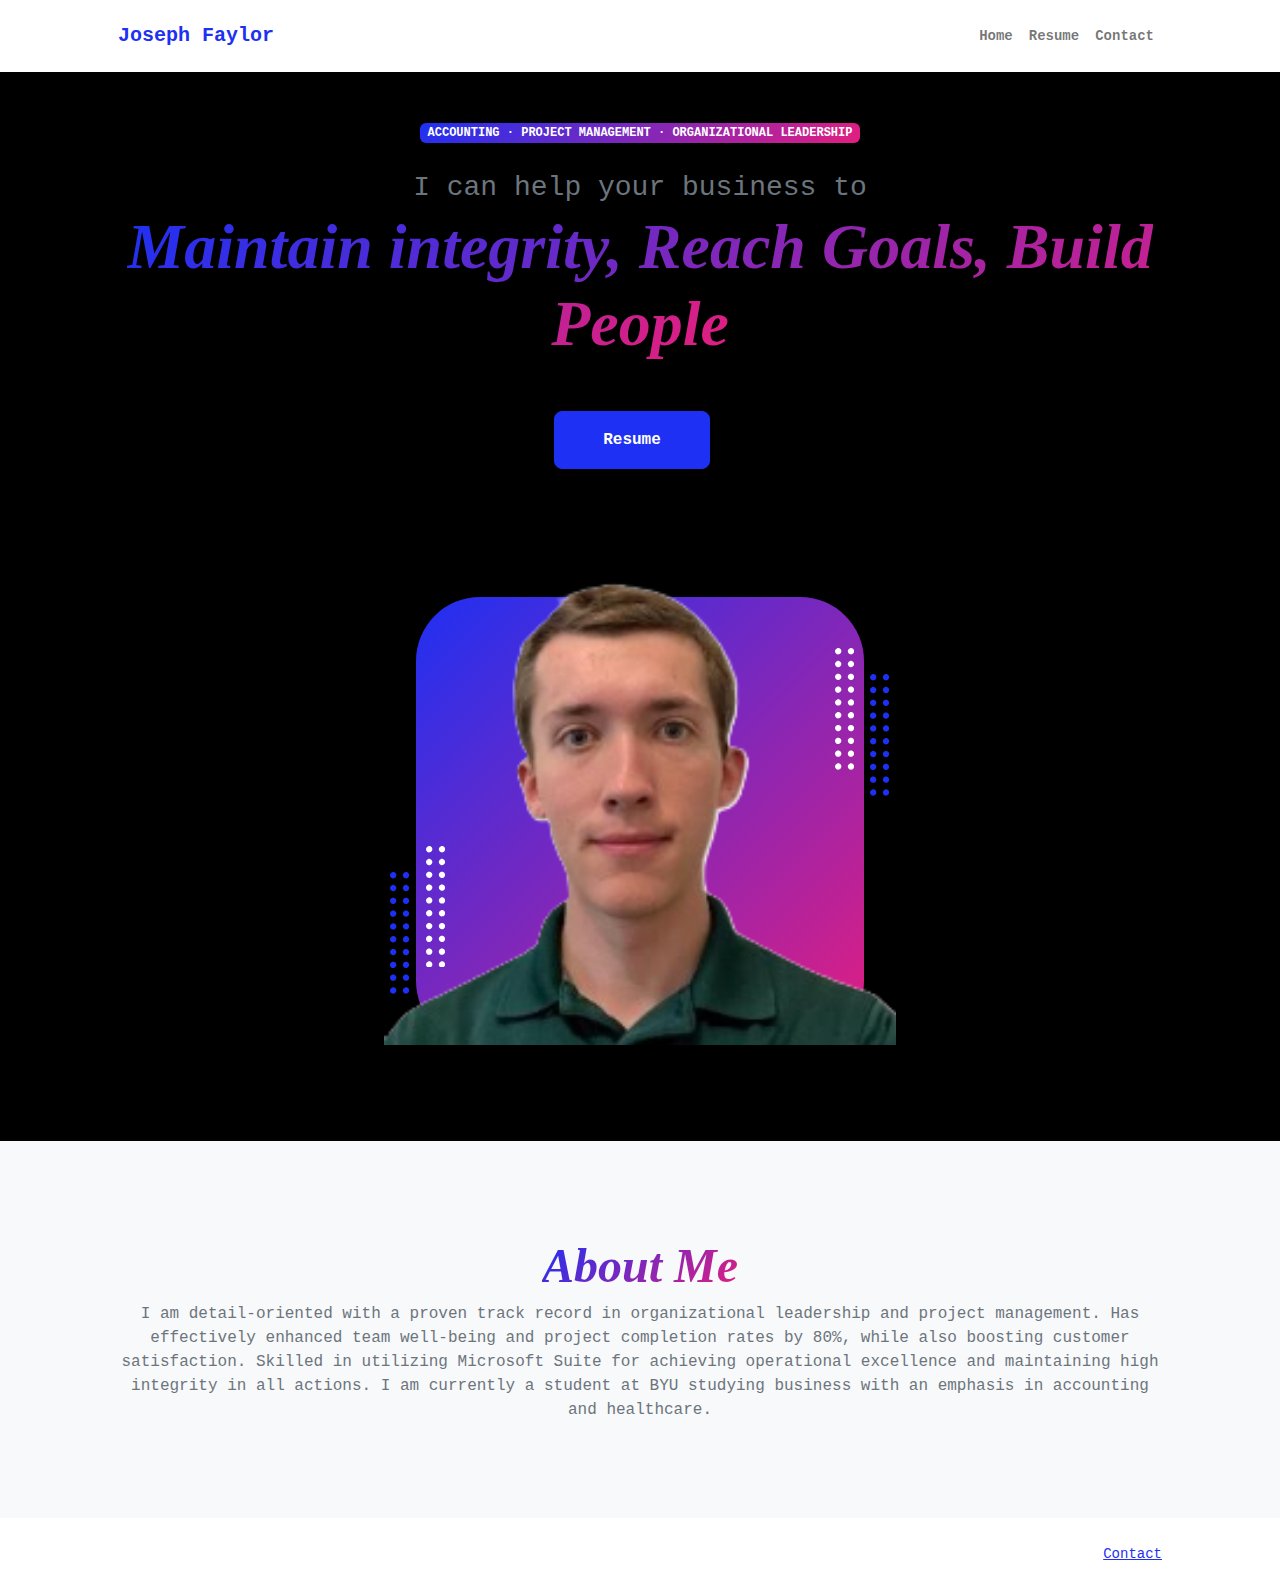
<file: Final Project/index.html>
<!--In general:
The site must be professional in appearance. One way to do this is using a bootstrap theme (which we recommend). We will deduct points for clear aesthetic errors anywhere on your site that reduce readability or are distracting. These include, but are not limited to:
blue text on red background is atrocious
animated gif backgrounds are horrific
red text on gray background is impossible to read
anything like this: click me if you dare
The site must be hosted online (e.g., via GitHub pages).
The site must not have any broken content: images, links, videos, etc., incuding social icon links.
Y- The site must include a resume portion created in HTML (not as a PDF). This should be a useful resume with good information organized in an easy-to-access way. Useful information includes your education, work experience, skills, and possibly some awards or honors that distinguish you. You do not need to include your contact information unless you want to. The resume content can appear in your professional pages or your scratch page, or both.-->

<!DOCTYPE html>
<html lang="en">
    <head>
        <meta charset="utf-8" />
        <meta name="viewport" content="width=device-width, initial-scale=1, shrink-to-fit=no" />
        <meta name="description" content="" />
        <meta name="author" content="" />
        <title>Personal - Start Bootstrap Theme</title>
        <!-- Favicon-->
        <link rel="icon" type="image/x-icon" href="assets/favicon.ico" />
        <!-- Custom Google font-->
        <link rel="preconnect" href="https://fonts.googleapis.com" />
        <link rel="preconnect" href="https://fonts.gstatic.com" crossorigin />
        <link href="https://fonts.googleapis.com/css2?family=Plus+Jakarta+Sans:wght@100;200;300;400;500;600;700;800;900&amp;display=swap" rel="stylesheet" />
        <!-- Bootstrap icons-->
        <link href="https://cdn.jsdelivr.net/npm/bootstrap-icons@1.8.1/font/bootstrap-icons.css" rel="stylesheet" />
        <!-- Core theme CSS (includes Bootstrap)-->
        <link href="css/styles.css" rel="stylesheet" />
        <link href="css/customcss.css" rel="stylesheet"/>
        <!--Link to scratch html-->
        <link a href="HTML/scratch.html" rel="scratch"/>
        <!--connection to scratch.html-->
            <ink href="../Final Project/HTML/scratch.htlm" rel="Go to Scratch page">
    </head>
    <body class="d-flex flex-column h-100">
        <main class="flex-shrink-0">
            <!-- Navigation-->
            <nav class="navbar navbar-expand-lg navbar-light bg-white py-3">
                <div class="container px-5">
                    <a class="navbar-brand" href="index.html"><span class="fw-bolder text-primary">Joseph Faylor</span></a>
                    <button class="navbar-toggler" type="button" data-bs-toggle="collapse" data-bs-target="#navbarSupportedContent" aria-controls="navbarSupportedContent" aria-expanded="false" aria-label="Toggle navigation"><span class="navbar-toggler-icon"></span></button>
                    <div class="collapse navbar-collapse" id="navbarSupportedContent">
                        <ul class="navbar-nav ms-auto mb-2 mb-lg-0 small fw-bolder">
                            <li class="nav-item"><a class="nav-link" href="index.html">Home</a></li>
                            <li class="nav-item"><a class="nav-link" href="resume.html">Resume</a></li>
                            <li class="nav-item"><a class="nav-link" href="contact.html">Contact</a></li>
                        </ul>
                    </div>
                </div>
            </nav>
            <!-- Header-->
            <header class="py-5">
                <div class="container px-5 pb-5">
                    <div class="row gx-5 align-items-center">
                        <div class="col-xxl-5">
                            <!-- Header text content-->
                            <div class="text-center text-xxl-start">
                                <div class="badge bg-gradient-primary-to-secondary text-white mb-4"><div class="text-uppercase">Accounting &middot; Project Management &middot; Organizational Leadership</div></div>
                                <div class="fs-3 fw-light text-muted">I can help your business to</div>
                                <h1 class="display-3 fw-bolder mb-5"><span class="text-gradient d-inline">Maintain integrity, Reach Goals, Build People</span></h1>
                                <div class="d-grid gap-3 d-sm-flex justify-content-sm-center justify-content-xxl-start mb-3">
                                    <a class="btn btn-primary btn-lg px-5 py-3 me-sm-3 fs-6 fw-bolder" href="resume.html">Resume</a>
                                    <!--<a class="btn btn-outline-dark btn-lg px-5 py-3 fs-6 fw-bolder" href="projects.html">Projects</a>-->
                                </div>
                            </div>
                        </div>
                        <div class="col-xxl-7">
                            <!-- Header profile picture-->
                            <div class="d-flex justify-content-center mt-5 mt-xxl-0">
                                <div class="profile bg-gradient-primary-to-secondary">
                                    <!-- TIP: For best results, use a photo with a transparent background like the demo example below-->
                                    <!-- Watch a tutorial on how to do this on YouTube (link)-->
                                    <img class="profile-img" src="assets/Headshot .png" alt="..." />
                                    <div class="dots-1">
                                        <!-- SVG Dots-->
                                        <svg version="1.1" xmlns="http://www.w3.org/2000/svg" xmlns:xlink="http://www.w3.org/1999/xlink" x="0px" y="0px" viewBox="0 0 191.6 1215.4" style="enable-background: new 0 0 191.6 1215.4" xml:space="preserve">
                                            <g transform="translate(0.000000,1280.000000) scale(0.100000,-0.100000)">
                                                <path d="M227.7,12788.6c-105-35-200-141-222-248c-43-206,163-412,369-369c155,32,275,190,260,339c-11,105-90,213-190,262        C383.7,12801.6,289.7,12808.6,227.7,12788.6z"></path>
                                                <path d="M1507.7,12788.6c-151-50-253-216-222-362c25-119,136-230,254-255c194-41,395,142,375,339c-11,105-90,213-190,262        C1663.7,12801.6,1569.7,12808.6,1507.7,12788.6z"></path>
                                                <path d="M227.7,11508.6c-105-35-200-141-222-248c-43-206,163-412,369-369c155,32,275,190,260,339c-11,105-90,213-190,262        C383.7,11521.6,289.7,11528.6,227.7,11508.6z"></path>
                                                <path d="M1507.7,11508.6c-151-50-253-216-222-362c25-119,136-230,254-255c194-41,395,142,375,339c-11,105-90,213-190,262        C1663.7,11521.6,1569.7,11528.6,1507.7,11508.6z"></path>
                                                <path d="M227.7,10228.6c-105-35-200-141-222-248c-43-206,163-412,369-369c155,32,275,190,260,339c-11,105-90,213-190,262        C383.7,10241.6,289.7,10248.6,227.7,10228.6z"></path>
                                                <path d="M1507.7,10228.6c-105-35-200-141-222-248c-43-206,163-412,369-369c155,32,275,190,260,339c-11,105-90,213-190,262        C1663.7,10241.6,1569.7,10248.6,1507.7,10228.6z"></path>
                                                <path d="M227.7,8948.6c-105-35-200-141-222-248c-43-206,163-412,369-369c155,32,275,190,260,339c-11,105-90,213-190,262        C383.7,8961.6,289.7,8968.6,227.7,8948.6z"></path>
                                                <path d="M1507.7,8948.6c-105-35-200-141-222-248c-43-206,163-412,369-369c155,32,275,190,260,339c-11,105-90,213-190,262        C1663.7,8961.6,1569.7,8968.6,1507.7,8948.6z"></path>
                                                <path d="M227.7,7668.6c-105-35-200-141-222-248c-43-206,163-412,369-369c155,32,275,190,260,339c-11,105-90,213-190,262        C383.7,7681.6,289.7,7688.6,227.7,7668.6z"></path>
                                                <path d="M1507.7,7668.6c-105-35-200-141-222-248c-43-206,163-412,369-369c155,32,275,190,260,339c-11,105-90,213-190,262        C1663.7,7681.6,1569.7,7688.6,1507.7,7668.6z"></path>
                                                <path d="M227.7,6388.6c-105-35-200-141-222-248c-43-206,163-412,369-369c155,32,275,190,260,339c-11,105-90,213-190,262        C383.7,6401.6,289.7,6408.6,227.7,6388.6z"></path>
                                                <path d="M1507.7,6388.6c-105-35-200-141-222-248c-43-206,163-412,369-369c155,32,275,190,260,339c-11,105-90,213-190,262        C1663.7,6401.6,1569.7,6408.6,1507.7,6388.6z"></path>
                                                <path d="M227.7,5108.6c-105-35-200-141-222-248c-43-206,163-412,369-369c155,32,275,190,260,339c-11,105-90,213-190,262        C383.7,5121.6,289.7,5128.6,227.7,5108.6z"></path>
                                                <path d="M1507.7,5108.6c-105-35-200-141-222-248c-43-206,163-412,369-369c155,32,275,190,260,339c-11,105-90,213-190,262        C1663.7,5121.6,1569.7,5128.6,1507.7,5108.6z"></path>
                                                <path d="M227.7,3828.6c-105-35-200-141-222-248c-43-206,163-412,369-369c155,32,275,190,260,339c-11,105-90,213-190,262        C383.7,3841.6,289.7,3848.6,227.7,3828.6z"></path>
                                                <path d="M1507.7,3828.6c-105-35-200-141-222-248c-43-206,163-412,369-369c155,32,275,190,260,339c-11,105-90,213-190,262        C1663.7,3841.6,1569.7,3848.6,1507.7,3828.6z"></path>
                                                <path d="M227.7,2548.6c-105-35-200-141-222-248c-43-206,163-412,369-369c155,32,275,190,260,339c-11,105-90,213-190,262        C383.7,2561.6,289.7,2568.6,227.7,2548.6z"></path>
                                                <path d="M1507.7,2548.6c-105-35-200-141-222-248c-43-206,163-412,369-369c155,32,275,190,260,339c-11,105-90,213-190,262        C1663.7,2561.6,1569.7,2568.6,1507.7,2548.6z"></path>
                                                <path d="M227.7,1268.6c-105-35-200-141-222-248c-43-206,163-412,369-369c155,32,275,190,260,339c-11,105-90,213-190,262        C383.7,1281.6,289.7,1288.6,227.7,1268.6z"></path>
                                                <path d="M1507.7,1268.6c-105-35-200-141-222-248c-43-206,163-412,369-369c155,32,275,190,260,339c-11,105-90,213-190,262        C1663.7,1281.6,1569.7,1288.6,1507.7,1268.6z"></path>
                                            </g>
                                        </svg>
                                        <!-- END of SVG dots-->
                                    </div>
                                    <div class="dots-2">
                                        <!-- SVG Dots-->
                                        <svg version="1.1" xmlns="http://www.w3.org/2000/svg" xmlns:xlink="http://www.w3.org/1999/xlink" x="0px" y="0px" viewBox="0 0 191.6 1215.4" style="enable-background: new 0 0 191.6 1215.4" xml:space="preserve">
                                            <g transform="translate(0.000000,1280.000000) scale(0.100000,-0.100000)">
                                                <path d="M227.7,12788.6c-105-35-200-141-222-248c-43-206,163-412,369-369c155,32,275,190,260,339c-11,105-90,213-190,262        C383.7,12801.6,289.7,12808.6,227.7,12788.6z"></path>
                                                <path d="M1507.7,12788.6c-151-50-253-216-222-362c25-119,136-230,254-255c194-41,395,142,375,339c-11,105-90,213-190,262        C1663.7,12801.6,1569.7,12808.6,1507.7,12788.6z"></path>
                                                <path d="M227.7,11508.6c-105-35-200-141-222-248c-43-206,163-412,369-369c155,32,275,190,260,339c-11,105-90,213-190,262        C383.7,11521.6,289.7,11528.6,227.7,11508.6z"></path>
                                                <path d="M1507.7,11508.6c-151-50-253-216-222-362c25-119,136-230,254-255c194-41,395,142,375,339c-11,105-90,213-190,262        C1663.7,11521.6,1569.7,11528.6,1507.7,11508.6z"></path>
                                                <path d="M227.7,10228.6c-105-35-200-141-222-248c-43-206,163-412,369-369c155,32,275,190,260,339c-11,105-90,213-190,262        C383.7,10241.6,289.7,10248.6,227.7,10228.6z"></path>
                                                <path d="M1507.7,10228.6c-105-35-200-141-222-248c-43-206,163-412,369-369c155,32,275,190,260,339c-11,105-90,213-190,262        C1663.7,10241.6,1569.7,10248.6,1507.7,10228.6z"></path>
                                                <path d="M227.7,8948.6c-105-35-200-141-222-248c-43-206,163-412,369-369c155,32,275,190,260,339c-11,105-90,213-190,262        C383.7,8961.6,289.7,8968.6,227.7,8948.6z"></path>
                                                <path d="M1507.7,8948.6c-105-35-200-141-222-248c-43-206,163-412,369-369c155,32,275,190,260,339c-11,105-90,213-190,262        C1663.7,8961.6,1569.7,8968.6,1507.7,8948.6z"></path>
                                                <path d="M227.7,7668.6c-105-35-200-141-222-248c-43-206,163-412,369-369c155,32,275,190,260,339c-11,105-90,213-190,262        C383.7,7681.6,289.7,7688.6,227.7,7668.6z"></path>
                                                <path d="M1507.7,7668.6c-105-35-200-141-222-248c-43-206,163-412,369-369c155,32,275,190,260,339c-11,105-90,213-190,262        C1663.7,7681.6,1569.7,7688.6,1507.7,7668.6z"></path>
                                                <path d="M227.7,6388.6c-105-35-200-141-222-248c-43-206,163-412,369-369c155,32,275,190,260,339c-11,105-90,213-190,262        C383.7,6401.6,289.7,6408.6,227.7,6388.6z"></path>
                                                <path d="M1507.7,6388.6c-105-35-200-141-222-248c-43-206,163-412,369-369c155,32,275,190,260,339c-11,105-90,213-190,262        C1663.7,6401.6,1569.7,6408.6,1507.7,6388.6z"></path>
                                                <path d="M227.7,5108.6c-105-35-200-141-222-248c-43-206,163-412,369-369c155,32,275,190,260,339c-11,105-90,213-190,262        C383.7,5121.6,289.7,5128.6,227.7,5108.6z"></path>
                                                <path d="M1507.7,5108.6c-105-35-200-141-222-248c-43-206,163-412,369-369c155,32,275,190,260,339c-11,105-90,213-190,262        C1663.7,5121.6,1569.7,5128.6,1507.7,5108.6z"></path>
                                                <path d="M227.7,3828.6c-105-35-200-141-222-248c-43-206,163-412,369-369c155,32,275,190,260,339c-11,105-90,213-190,262        C383.7,3841.6,289.7,3848.6,227.7,3828.6z"></path>
                                                <path d="M1507.7,3828.6c-105-35-200-141-222-248c-43-206,163-412,369-369c155,32,275,190,260,339c-11,105-90,213-190,262        C1663.7,3841.6,1569.7,3848.6,1507.7,3828.6z"></path>
                                                <path d="M227.7,2548.6c-105-35-200-141-222-248c-43-206,163-412,369-369c155,32,275,190,260,339c-11,105-90,213-190,262        C383.7,2561.6,289.7,2568.6,227.7,2548.6z"></path>
                                                <path d="M1507.7,2548.6c-105-35-200-141-222-248c-43-206,163-412,369-369c155,32,275,190,260,339c-11,105-90,213-190,262        C1663.7,2561.6,1569.7,2568.6,1507.7,2548.6z"></path>
                                                <path d="M227.7,1268.6c-105-35-200-141-222-248c-43-206,163-412,369-369c155,32,275,190,260,339c-11,105-90,213-190,262        C383.7,1281.6,289.7,1288.6,227.7,1268.6z"></path>
                                                <path d="M1507.7,1268.6c-105-35-200-141-222-248c-43-206,163-412,369-369c155,32,275,190,260,339c-11,105-90,213-190,262        C1663.7,1281.6,1569.7,1288.6,1507.7,1268.6z"></path>
                                            </g>
                                        </svg>
                                        <!-- END of SVG dots-->
                                    </div>
                                    <div class="dots-3">
                                        <!-- SVG Dots-->
                                        <svg version="1.1" xmlns="http://www.w3.org/2000/svg" xmlns:xlink="http://www.w3.org/1999/xlink" x="0px" y="0px" viewBox="0 0 191.6 1215.4" style="enable-background: new 0 0 191.6 1215.4" xml:space="preserve">
                                            <g transform="translate(0.000000,1280.000000) scale(0.100000,-0.100000)">
                                                <path d="M227.7,12788.6c-105-35-200-141-222-248c-43-206,163-412,369-369c155,32,275,190,260,339c-11,105-90,213-190,262        C383.7,12801.6,289.7,12808.6,227.7,12788.6z"></path>
                                                <path d="M1507.7,12788.6c-151-50-253-216-222-362c25-119,136-230,254-255c194-41,395,142,375,339c-11,105-90,213-190,262        C1663.7,12801.6,1569.7,12808.6,1507.7,12788.6z"></path>
                                                <path d="M227.7,11508.6c-105-35-200-141-222-248c-43-206,163-412,369-369c155,32,275,190,260,339c-11,105-90,213-190,262        C383.7,11521.6,289.7,11528.6,227.7,11508.6z"></path>
                                                <path d="M1507.7,11508.6c-151-50-253-216-222-362c25-119,136-230,254-255c194-41,395,142,375,339c-11,105-90,213-190,262        C1663.7,11521.6,1569.7,11528.6,1507.7,11508.6z"></path>
                                                <path d="M227.7,10228.6c-105-35-200-141-222-248c-43-206,163-412,369-369c155,32,275,190,260,339c-11,105-90,213-190,262        C383.7,10241.6,289.7,10248.6,227.7,10228.6z"></path>
                                                <path d="M1507.7,10228.6c-105-35-200-141-222-248c-43-206,163-412,369-369c155,32,275,190,260,339c-11,105-90,213-190,262        C1663.7,10241.6,1569.7,10248.6,1507.7,10228.6z"></path>
                                                <path d="M227.7,8948.6c-105-35-200-141-222-248c-43-206,163-412,369-369c155,32,275,190,260,339c-11,105-90,213-190,262        C383.7,8961.6,289.7,8968.6,227.7,8948.6z"></path>
                                                <path d="M1507.7,8948.6c-105-35-200-141-222-248c-43-206,163-412,369-369c155,32,275,190,260,339c-11,105-90,213-190,262        C1663.7,8961.6,1569.7,8968.6,1507.7,8948.6z"></path>
                                                <path d="M227.7,7668.6c-105-35-200-141-222-248c-43-206,163-412,369-369c155,32,275,190,260,339c-11,105-90,213-190,262        C383.7,7681.6,289.7,7688.6,227.7,7668.6z"></path>
                                                <path d="M1507.7,7668.6c-105-35-200-141-222-248c-43-206,163-412,369-369c155,32,275,190,260,339c-11,105-90,213-190,262        C1663.7,7681.6,1569.7,7688.6,1507.7,7668.6z"></path>
                                                <path d="M227.7,6388.6c-105-35-200-141-222-248c-43-206,163-412,369-369c155,32,275,190,260,339c-11,105-90,213-190,262        C383.7,6401.6,289.7,6408.6,227.7,6388.6z"></path>
                                                <path d="M1507.7,6388.6c-105-35-200-141-222-248c-43-206,163-412,369-369c155,32,275,190,260,339c-11,105-90,213-190,262        C1663.7,6401.6,1569.7,6408.6,1507.7,6388.6z"></path>
                                                <path d="M227.7,5108.6c-105-35-200-141-222-248c-43-206,163-412,369-369c155,32,275,190,260,339c-11,105-90,213-190,262        C383.7,5121.6,289.7,5128.6,227.7,5108.6z"></path>
                                                <path d="M1507.7,5108.6c-105-35-200-141-222-248c-43-206,163-412,369-369c155,32,275,190,260,339c-11,105-90,213-190,262        C1663.7,5121.6,1569.7,5128.6,1507.7,5108.6z"></path>
                                                <path d="M227.7,3828.6c-105-35-200-141-222-248c-43-206,163-412,369-369c155,32,275,190,260,339c-11,105-90,213-190,262        C383.7,3841.6,289.7,3848.6,227.7,3828.6z"></path>
                                                <path d="M1507.7,3828.6c-105-35-200-141-222-248c-43-206,163-412,369-369c155,32,275,190,260,339c-11,105-90,213-190,262        C1663.7,3841.6,1569.7,3848.6,1507.7,3828.6z"></path>
                                                <path d="M227.7,2548.6c-105-35-200-141-222-248c-43-206,163-412,369-369c155,32,275,190,260,339c-11,105-90,213-190,262        C383.7,2561.6,289.7,2568.6,227.7,2548.6z"></path>
                                                <path d="M1507.7,2548.6c-105-35-200-141-222-248c-43-206,163-412,369-369c155,32,275,190,260,339c-11,105-90,213-190,262        C1663.7,2561.6,1569.7,2568.6,1507.7,2548.6z"></path>
                                                <path d="M227.7,1268.6c-105-35-200-141-222-248c-43-206,163-412,369-369c155,32,275,190,260,339c-11,105-90,213-190,262        C383.7,1281.6,289.7,1288.6,227.7,1268.6z"></path>
                                                <path d="M1507.7,1268.6c-105-35-200-141-222-248c-43-206,163-412,369-369c155,32,275,190,260,339c-11,105-90,213-190,262        C1663.7,1281.6,1569.7,1288.6,1507.7,1268.6z"></path>
                                            </g>
                                        </svg>
                                        <!-- END of SVG dots-->
                                    </div>
                                    <div class="dots-4">
                                        <!-- SVG Dots-->
                                        <svg version="1.1" xmlns="http://www.w3.org/2000/svg" xmlns:xlink="http://www.w3.org/1999/xlink" x="0px" y="0px" viewBox="0 0 191.6 1215.4" style="enable-background: new 0 0 191.6 1215.4" xml:space="preserve">
                                            <g transform="translate(0.000000,1280.000000) scale(0.100000,-0.100000)">
                                                <path d="M227.7,12788.6c-105-35-200-141-222-248c-43-206,163-412,369-369c155,32,275,190,260,339c-11,105-90,213-190,262        C383.7,12801.6,289.7,12808.6,227.7,12788.6z"></path>
                                                <path d="M1507.7,12788.6c-151-50-253-216-222-362c25-119,136-230,254-255c194-41,395,142,375,339c-11,105-90,213-190,262        C1663.7,12801.6,1569.7,12808.6,1507.7,12788.6z"></path>
                                                <path d="M227.7,11508.6c-105-35-200-141-222-248c-43-206,163-412,369-369c155,32,275,190,260,339c-11,105-90,213-190,262        C383.7,11521.6,289.7,11528.6,227.7,11508.6z"></path>
                                                <path d="M1507.7,11508.6c-151-50-253-216-222-362c25-119,136-230,254-255c194-41,395,142,375,339c-11,105-90,213-190,262        C1663.7,11521.6,1569.7,11528.6,1507.7,11508.6z"></path>
                                                <path d="M227.7,10228.6c-105-35-200-141-222-248c-43-206,163-412,369-369c155,32,275,190,260,339c-11,105-90,213-190,262        C383.7,10241.6,289.7,10248.6,227.7,10228.6z"></path>
                                                <path d="M1507.7,10228.6c-105-35-200-141-222-248c-43-206,163-412,369-369c155,32,275,190,260,339c-11,105-90,213-190,262        C1663.7,10241.6,1569.7,10248.6,1507.7,10228.6z"></path>
                                                <path d="M227.7,8948.6c-105-35-200-141-222-248c-43-206,163-412,369-369c155,32,275,190,260,339c-11,105-90,213-190,262        C383.7,8961.6,289.7,8968.6,227.7,8948.6z"></path>
                                                <path d="M1507.7,8948.6c-105-35-200-141-222-248c-43-206,163-412,369-369c155,32,275,190,260,339c-11,105-90,213-190,262        C1663.7,8961.6,1569.7,8968.6,1507.7,8948.6z"></path>
                                                <path d="M227.7,7668.6c-105-35-200-141-222-248c-43-206,163-412,369-369c155,32,275,190,260,339c-11,105-90,213-190,262        C383.7,7681.6,289.7,7688.6,227.7,7668.6z"></path>
                                                <path d="M1507.7,7668.6c-105-35-200-141-222-248c-43-206,163-412,369-369c155,32,275,190,260,339c-11,105-90,213-190,262        C1663.7,7681.6,1569.7,7688.6,1507.7,7668.6z"></path>
                                                <path d="M227.7,6388.6c-105-35-200-141-222-248c-43-206,163-412,369-369c155,32,275,190,260,339c-11,105-90,213-190,262        C383.7,6401.6,289.7,6408.6,227.7,6388.6z"></path>
                                                <path d="M1507.7,6388.6c-105-35-200-141-222-248c-43-206,163-412,369-369c155,32,275,190,260,339c-11,105-90,213-190,262        C1663.7,6401.6,1569.7,6408.6,1507.7,6388.6z"></path>
                                                <path d="M227.7,5108.6c-105-35-200-141-222-248c-43-206,163-412,369-369c155,32,275,190,260,339c-11,105-90,213-190,262        C383.7,5121.6,289.7,5128.6,227.7,5108.6z"></path>
                                                <path d="M1507.7,5108.6c-105-35-200-141-222-248c-43-206,163-412,369-369c155,32,275,190,260,339c-11,105-90,213-190,262        C1663.7,5121.6,1569.7,5128.6,1507.7,5108.6z"></path>
                                                <path d="M227.7,3828.6c-105-35-200-141-222-248c-43-206,163-412,369-369c155,32,275,190,260,339c-11,105-90,213-190,262        C383.7,3841.6,289.7,3848.6,227.7,3828.6z"></path>
                                                <path d="M1507.7,3828.6c-105-35-200-141-222-248c-43-206,163-412,369-369c155,32,275,190,260,339c-11,105-90,213-190,262        C1663.7,3841.6,1569.7,3848.6,1507.7,3828.6z"></path>
                                                <path d="M227.7,2548.6c-105-35-200-141-222-248c-43-206,163-412,369-369c155,32,275,190,260,339c-11,105-90,213-190,262        C383.7,2561.6,289.7,2568.6,227.7,2548.6z"></path>
                                                <path d="M1507.7,2548.6c-105-35-200-141-222-248c-43-206,163-412,369-369c155,32,275,190,260,339c-11,105-90,213-190,262        C1663.7,2561.6,1569.7,2568.6,1507.7,2548.6z"></path>
                                                <path d="M227.7,1268.6c-105-35-200-141-222-248c-43-206,163-412,369-369c155,32,275,190,260,339c-11,105-90,213-190,262        C383.7,1281.6,289.7,1288.6,227.7,1268.6z"></path>
                                                <path d="M1507.7,1268.6c-105-35-200-141-222-248c-43-206,163-412,369-369c155,32,275,190,260,339c-11,105-90,213-190,262        C1663.7,1281.6,1569.7,1288.6,1507.7,1268.6z"></path>
                                            </g>
                                        </svg>
                                        <!-- END of SVG dots-->
                                    </div>
                                </div>
                            </div>
                        </div>
                    </div>
                </div>
            </header>
            <!-- About Section-->
            <section class="bg-light py-5">
                <div class="container px-5">
                    <div class="row gx-5 justify-content-center">
                        <div class="col-xxl-8">
                            <div class="text-center my-5">
                                <h2 class="display-5 fw-bolder"><span class="text-gradient d-inline">About Me</span></h2>
                                <p class="text-muted">I am detail-oriented with a proven track record in organizational leadership and project management. Has effectively enhanced team well-being and project completion rates by 80%, while also boosting customer satisfaction. Skilled in utilizing Microsoft Suite for achieving operational excellence and maintaining high integrity in all actions. I am currently a student at BYU studying business with an emphasis in accounting and healthcare.</p>
                            </div>
                        </div>
                    </div>
                </div>
            </section>
        </main>
        <!-- Footer-->
        <footer class="bg-white py-4 mt-auto">
            <div class="container px-5">
                <div class="row align-items-center justify-content-between flex-column flex-sm-row">
                    <div class="col-auto"><div class="small m-0">Copyright &copy; Your Website 2023</div></div>
                    <div class="col-auto">
                        <a class="small" href="contact.html">Contact</a>
                    </div>
                </div>
            </div>
        </footer>
        <!-- Bootstrap core JS-->
        <script src="https://cdn.jsdelivr.net/npm/bootstrap@5.2.3/dist/js/bootstrap.bundle.min.js"></script>
        <!-- Core theme JS-->
        <script src="js/scripts.js"></script>
    </body>
</html>
</file>
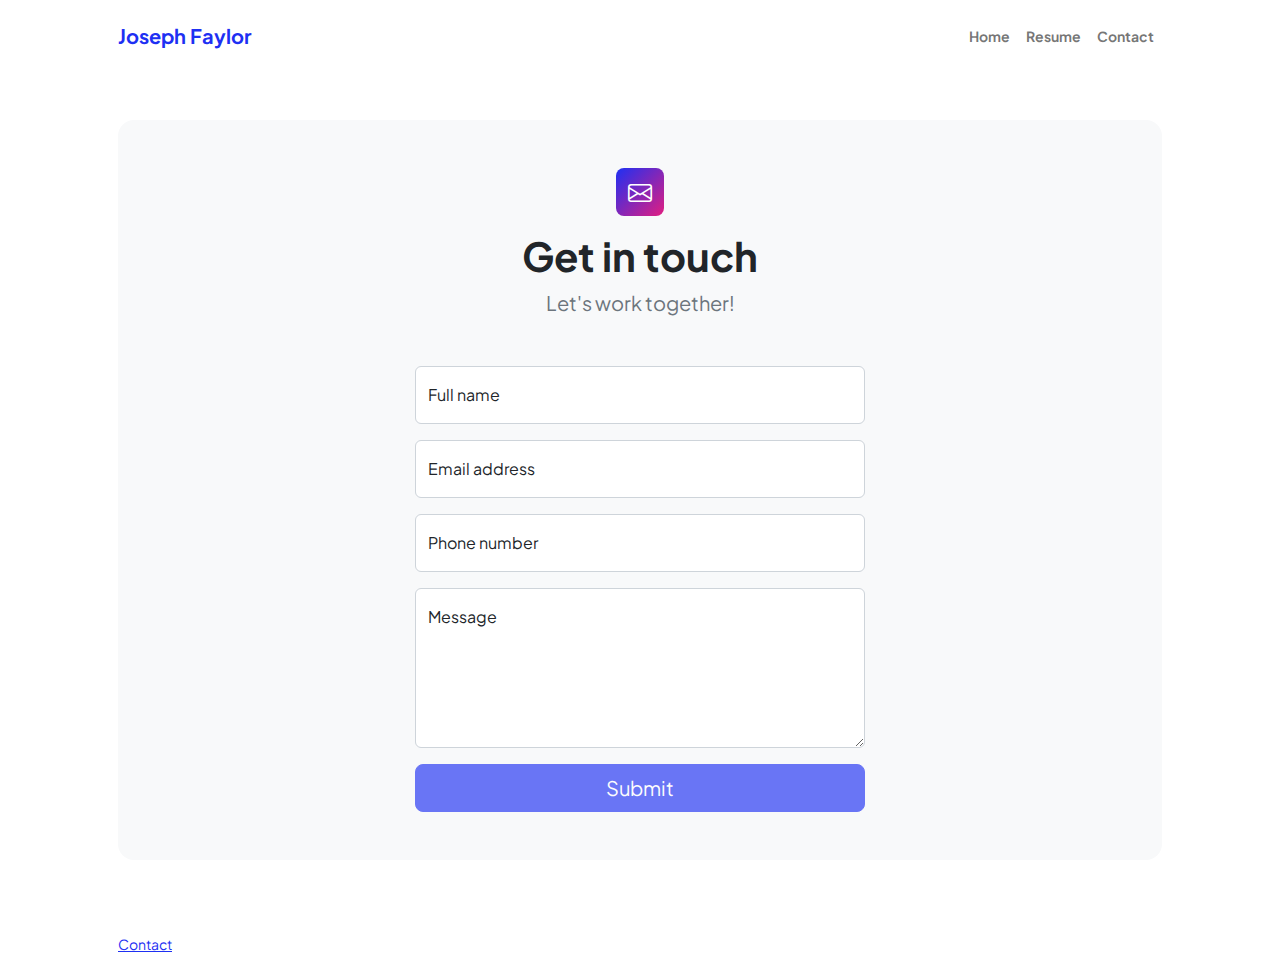
<file: Final Project/contact.html>
<!DOCTYPE html>
<html lang="en">
    <head>
        <meta charset="utf-8" />
        <meta name="viewport" content="width=device-width, initial-scale=1, shrink-to-fit=no" />
        <meta name="description" content />
        <meta name="author" content />
        <title>Modern Business - Start Bootstrap Template</title>
        <!-- Favicon-->
        <link rel="icon" type="image/x-icon" href="assets/favicon.ico" />
        <!-- Custom Google font-->
        <link rel="preconnect" href="https://fonts.googleapis.com" />
        <link rel="preconnect" href="https://fonts.gstatic.com" crossorigin />
        <link href="https://fonts.googleapis.com/css2?family=Plus+Jakarta+Sans:wght@100;200;300;400;500;600;700;800;900&amp;display=swap" rel="stylesheet" />
        <!-- Bootstrap icons-->
        <link href="https://cdn.jsdelivr.net/npm/bootstrap-icons@1.8.1/font/bootstrap-icons.css" rel="stylesheet" />
        <!-- Core theme CSS (includes Bootstrap)-->
        <link href="css/styles.css" rel="stylesheet" />
    </head>
    <body class="d-flex flex-column">
        <main class="flex-shrink-0">
            <!-- Navigation-->
            <nav class="navbar navbar-expand-lg navbar-light bg-white py-3">
                <div class="container px-5">
                    <a class="navbar-brand" href="index.html"><span class="fw-bolder text-primary">Joseph Faylor</span></a>
                    <button class="navbar-toggler" type="button" data-bs-toggle="collapse" data-bs-target="#navbarSupportedContent" aria-controls="navbarSupportedContent" aria-expanded="false" aria-label="Toggle navigation"><span class="navbar-toggler-icon"></span></button>
                    <div class="collapse navbar-collapse" id="navbarSupportedContent">
                        <ul class="navbar-nav ms-auto mb-2 mb-lg-0 small fw-bolder">
                            <li class="nav-item"><a class="nav-link" href="index.html">Home</a></li>
                            <li class="nav-item"><a class="nav-link" href="resume.html">Resume</a></li>
                            <li class="nav-item"><a class="nav-link" href="contact.html">Contact</a></li>
                        </ul>
                    </div>
                </div>
            </nav>
            <!-- Page content-->
            <section class="py-5">
                <div class="container px-5">
                    <!-- Contact form-->
                    <div class="bg-light rounded-4 py-5 px-4 px-md-5">
                        <div class="text-center mb-5">
                            <div class="feature bg-primary bg-gradient-primary-to-secondary text-white rounded-3 mb-3"><i class="bi bi-envelope"></i></div>
                            <h1 class="fw-bolder">Get in touch</h1>
                            <p class="lead fw-normal text-muted mb-0">Let's work together!</p>
                        </div>
                        <div class="row gx-5 justify-content-center">
                            <div class="col-lg-8 col-xl-6">
                                <!-- * * * * * * * * * * * * * * *-->
                                <!-- * * SB Forms Contact Form * *-->
                                <!-- * * * * * * * * * * * * * * *-->
                                <!-- This form is pre-integrated with SB Forms.-->
                                <!-- To make this form functional, sign up at-->
                                <!-- https://startbootstrap.com/solution/contact-forms-->
                                <!-- to get an API token!-->
                                <form id="contactForm" data-sb-form-api-token="API_TOKEN">
                                    <!-- Name input-->
                                    <div class="form-floating mb-3">
                                        <input class="form-control" id="name" type="text" placeholder="Enter your name..." data-sb-validations="required" />
                                        <label for="name">Full name</label>
                                        <div class="invalid-feedback" data-sb-feedback="name:required">A name is required.</div>
                                    </div>
                                    <!-- Email address input-->
                                    <div class="form-floating mb-3">
                                        <input class="form-control" id="email" type="email" placeholder="name@example.com" data-sb-validations="required,email" />
                                        <label for="email">Email address</label>
                                        <div class="invalid-feedback" data-sb-feedback="email:required">An email is required.</div>
                                        <div class="invalid-feedback" data-sb-feedback="email:email">Email is not valid.</div>
                                    </div>
                                    <!-- Phone number input-->
                                    <div class="form-floating mb-3">
                                        <input class="form-control" id="phone" type="tel" placeholder="(123) 456-7890" data-sb-validations="required" />
                                        <label for="phone">Phone number</label>
                                        <div class="invalid-feedback" data-sb-feedback="phone:required">A phone number is required.</div>
                                    </div>
                                    <!-- Message input-->
                                    <div class="form-floating mb-3">
                                        <textarea class="form-control" id="message" type="text" placeholder="Enter your message here..." style="height: 10rem" data-sb-validations="required"></textarea>
                                        <label for="message">Message</label>
                                        <div class="invalid-feedback" data-sb-feedback="message:required">A message is required.</div>
                                    </div>
                                    <!-- Submit success message-->
                                    <!---->
                                    <!-- This is what your users will see when the form-->
                                    <!-- has successfully submitted-->
                                    <div class="d-none" id="submitSuccessMessage">
                                        <div class="text-center mb-3">
                                            <div class="fw-bolder">Form submission successful!</div>
                                            To activate this form, sign up at
                                            <br />
                                            <a href="https://startbootstrap.com/solution/contact-forms">https://startbootstrap.com/solution/contact-forms</a>
                                        </div>
                                    </div>
                                    <!-- Submit error message-->
                                    <!---->
                                    <!-- This is what your users will see when there is-->
                                    <!-- an error submitting the form-->
                                    <div class="d-none" id="submitErrorMessage"><div class="text-center text-danger mb-3">Error sending message!</div></div>
                                    <!-- Submit Button-->
                                    <div class="d-grid"><button class="btn btn-primary btn-lg disabled" id="submitButton" type="submit">Submit</button></div>
                                </form>
                            </div>
                        </div>
                    </div>
                </div>
            </section>
        </main>
        <!-- Footer-->
        <footer class="bg-white py-4 mt-auto">
            <div class="container px-5">
                <div class="row align-items-center justify-content-between flex-column flex-sm-row">
                    <div class="col-auto">
                        <a class="small" href="#!">Contact</a>
                    </div>
                </div>
            </div>
        </footer>
        <!-- Bootstrap core JS-->
        <script src="https://cdn.jsdelivr.net/npm/bootstrap@5.2.3/dist/js/bootstrap.bundle.min.js"></script>
        <!-- Core theme JS-->
        <script src="js/scripts.js"></script>
        <!-- * * * * * * * * * * * * * * * * * * * * * * * * * * * * * * * * * * * * * * * *-->
        <!-- * *                               SB Forms JS                               * *-->
        <!-- * * Activate your form at https://startbootstrap.com/solution/contact-forms * *-->
        <!-- * * * * * * * * * * * * * * * * * * * * * * * * * * * * * * * * * * * * * * * *-->
        <script src="https://cdn.startbootstrap.com/sb-forms-latest.js"></script>
    </body>
</html>
</file>
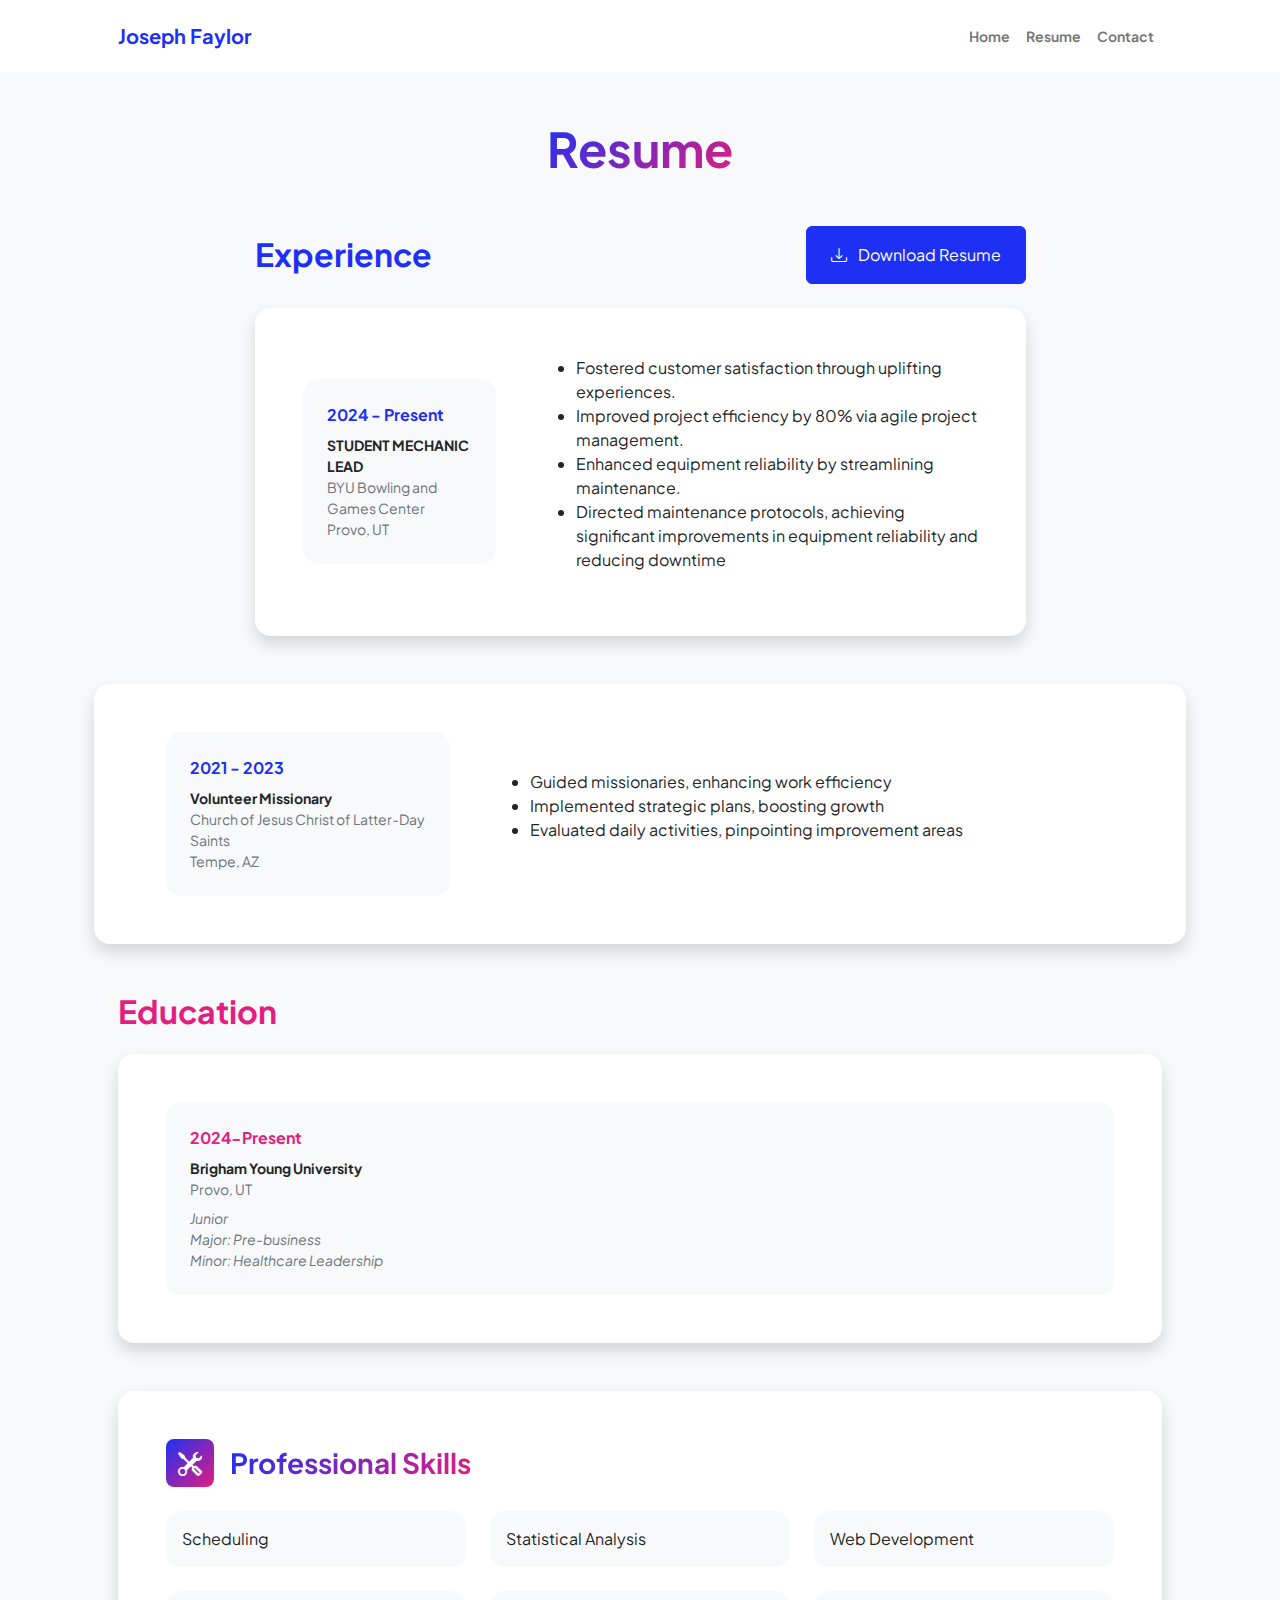
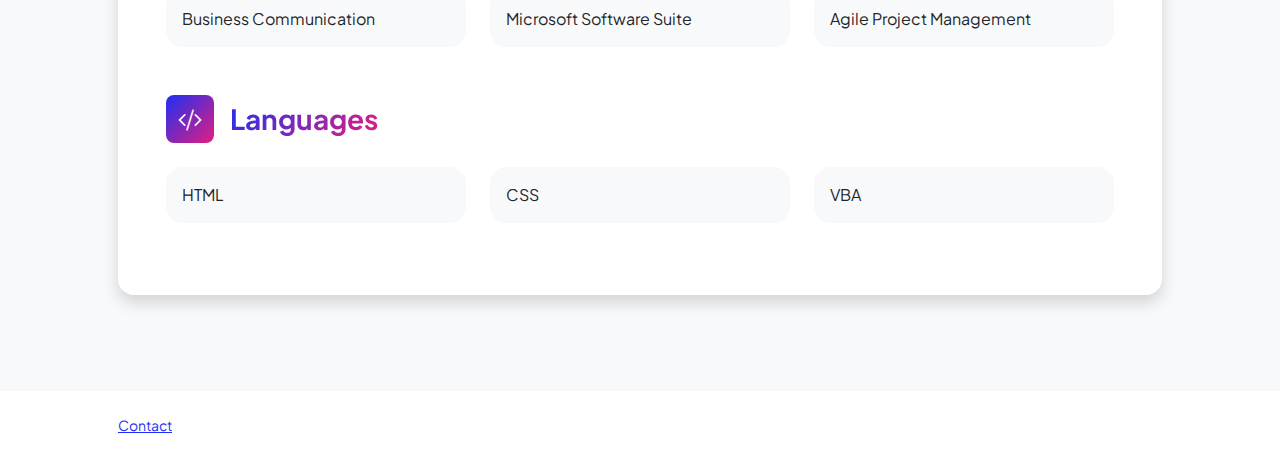
<file: Final Project/resume.html>
<!DOCTYPE html>
<html lang="en">
    <head>
        <meta charset="utf-8" />
        <meta name="viewport" content="width=device-width, initial-scale=1, shrink-to-fit=no" />
        <meta name="description" content="" />
        <meta name="author" content="" />
        <title>Personal - Start Bootstrap Template</title>
        <!-- Favicon-->
        <link rel="icon" type="image/x-icon" href="assets/favicon.ico" />
        <!-- Custom Google font-->
        <link rel="preconnect" href="https://fonts.googleapis.com" />
        <link rel="preconnect" href="https://fonts.gstatic.com" crossorigin />
        <link href="https://fonts.googleapis.com/css2?family=Plus+Jakarta+Sans:wght@100;200;300;400;500;600;700;800;900&amp;display=swap" rel="stylesheet" />
        <!-- Bootstrap icons-->
        <link href="https://cdn.jsdelivr.net/npm/bootstrap-icons@1.8.1/font/bootstrap-icons.css" rel="stylesheet" />
        <!-- Core theme CSS (includes Bootstrap)-->
        <link href="css/styles.css" rel="stylesheet" />
    </head>
    <body class="d-flex flex-column h-100 bg-light">
        <main class="flex-shrink-0">
            <!-- Navigation-->
            <nav class="navbar navbar-expand-lg navbar-light bg-white py-3">
                <div class="container px-5">
                    <a class="navbar-brand" href="index.html"><span class="fw-bolder text-primary">Joseph Faylor</span></a>
                    <button class="navbar-toggler" type="button" data-bs-toggle="collapse" data-bs-target="#navbarSupportedContent" aria-controls="navbarSupportedContent" aria-expanded="false" aria-label="Toggle navigation"><span class="navbar-toggler-icon"></span></button>
                    <div class="collapse navbar-collapse" id="navbarSupportedContent">
                        <ul class="navbar-nav ms-auto mb-2 mb-lg-0 small fw-bolder">
                            <li class="nav-item"><a class="nav-link" href="index.html">Home</a></li>
                            <li class="nav-item"><a class="nav-link" href="resume.html">Resume</a></li>
                            <li class="nav-item"><a class="nav-link" href="contact.html">Contact</a></li>
                        </ul>
                    </div>
                </div>
            </nav>
            <!-- Page Content-->
            <div class="container px-5 my-5">
                <div class="text-center mb-5">
                    <h1 class="display-5 fw-bolder mb-0"><span class="text-gradient d-inline">Resume</span></h1>
                </div>
                <div class="row gx-5 justify-content-center">
                    <div class="col-lg-11 col-xl-9 col-xxl-8">
                        <!-- Experience Section-->
                        <section>
                            <div class="d-flex align-items-center justify-content-between mb-4">
                                <h2 class="text-primary fw-bolder mb-0">Experience</h2>
                                <!-- Download resume button-->
                                <!-- Note: Set the link href target to a PDF file within your project-->
                                <a class="btn btn-primary px-4 py-3" href="../Final Project/Joseph-Faylor-Administration.pdf">
                                    <div class="d-inline-block bi bi-download me-2"></div>
                                    Download Resume
                                </a>
                            </div>
                            <!-- Experience Card 1-->
                            <div class="card shadow border-0 rounded-4 mb-5">
                                <div class="card-body p-5">
                                    <div class="row align-items-center gx-5">
                                        <div class="col text-center text-lg-start mb-4 mb-lg-0">
                                            <div class="bg-light p-4 rounded-4">
                                                <div class="text-primary fw-bolder mb-2">2024 - Present</div>
                                                <div class="small fw-bolder">STUDENT MECHANIC LEAD</div>
                                                <div class="small text-muted">BYU Bowling and Games Center</div>
                                                <div class="small text-muted">Provo, UT</div>
                                            </div>
                                        </div>
                                        <div class="col-lg-8">
                                            <ul>
                                                <li>Fostered customer satisfaction through uplifting experiences.</li>
                                                <li>Improved project efficiency by 80% via agile project management.</li>
                                                <li>Enhanced equipment reliability by streamlining maintenance.</li>
                                                <li>Directed maintenance protocols, achieving significant improvements in equipment reliability and reducing downtime</li>  
                                            </ul>
                                        </div>    
                                        </div>
                                    </div>
                                </div>
                            </div>
                            <!-- Experience Card 2-->
                            <div class="card shadow border-0 rounded-4 mb-5">
                                <div class="card-body p-5">
                                    <div class="row align-items-center gx-5">
                                        <div class="col text-center text-lg-start mb-4 mb-lg-0">
                                            <div class="bg-light p-4 rounded-4">
                                                <div class="text-primary fw-bolder mb-2">2021 - 2023</div>
                                                <div class="small fw-bolder">Volunteer Missionary</div>
                                                <div class="small text-muted">Church of Jesus Christ of Latter-Day Saints</div>
                                                <div class="small text-muted">Tempe, AZ</div>
                                            </div>
                                        </div>
                                        <div class="col-lg-8"><div>
                                            <ul>
                                                <li>Guided missionaries, enhancing work efficiency</li>
                                                <li>Implemented strategic plans, boosting growth</li>
                                                <li>Evaluated daily activities, pinpointing improvement areas</li>
                                            </ul>
                                        </div></div>
                                    </div>
                                </div>
                            </div>
                        </section>
                        <!-- Education Section-->
                        <section>
                            <h2 class="text-secondary fw-bolder mb-4">Education</h2>
                            <!-- Education Card 1-->
                            <div class="card shadow border-0 rounded-4 mb-5">
                                <div class="card-body p-5">
                                    <div class="row align-items-center gx-5">
                                        <div class="col text-center text-lg-start mb-4 mb-lg-0">
                                            <div class="bg-light p-4 rounded-4">
                                                <div class="text-secondary fw-bolder mb-2">2024-Present</div>
                                                <div class="mb-2">
                                                    <div class="small fw-bolder">Brigham Young University</div>
                                                    <div class="small text-muted">Provo, UT</div>
                                                </div>
                                                <div class="fst-italic">
                                                    <div class="small text-muted">Junior</div>
                                                    <div class="small text-muted">Major: Pre-business</div>
                                                    <div class="small text-muted">Minor: Healthcare Leadership</div>
                                                </div>
                                            </div>
                                        </div>
                                        
                                    </div>
                                </div>
                            </div>
                            <!-- Skillset Card-->
                            <div class="card shadow border-0 rounded-4 mb-5">
                                <div class="card-body p-5">
                                    <!-- Professional skills list-->
                                    <div class="mb-5">
                                        <div class="d-flex align-items-center mb-4">
                                            <div class="feature bg-primary bg-gradient-primary-to-secondary text-white rounded-3 me-3"><i class="bi bi-tools"></i></div>
                                            <h3 class="fw-bolder mb-0"><span class="text-gradient d-inline">Professional Skills</span></h3>
                                        </div>
                                        <div class="row row-cols-1 row-cols-md-3 mb-4">
                                            <div class="col mb-4 mb-md-0"><div class="d-flex align-items-center bg-light rounded-4 p-3 h-100">Scheduling</div></div>
                                            <div class="col mb-4 mb-md-0"><div class="d-flex align-items-center bg-light rounded-4 p-3 h-100">Statistical Analysis</div></div>
                                            <div class="col"><div class="d-flex align-items-center bg-light rounded-4 p-3 h-100">Web Development</div></div>
                                        </div>
                                        <div class="row row-cols-1 row-cols-md-3">
                                            <div class="col mb-4 mb-md-0"><div class="d-flex align-items-center bg-light rounded-4 p-3 h-100">Business Communication</div></div>
                                            <div class="col mb-4 mb-md-0"><div class="d-flex align-items-center bg-light rounded-4 p-3 h-100">Microsoft Software Suite</div></div>
                                            <div class="col"><div class="d-flex align-items-center bg-light rounded-4 p-3 h-100">Agile Project Management</div></div>
                                        </div>
                                    </div>
                                    <!-- Languages list-->
                                    <div class="mb-0">
                                        <div class="d-flex align-items-center mb-4">
                                            <div class="feature bg-primary bg-gradient-primary-to-secondary text-white rounded-3 me-3"><i class="bi bi-code-slash"></i></div>
                                            <h3 class="fw-bolder mb-0"><span class="text-gradient d-inline">Languages</span></h3>
                                        </div>
                                        <div class="row row-cols-1 row-cols-md-3 mb-4">
                                            <div class="col mb-4 mb-md-0"><div class="d-flex align-items-center bg-light rounded-4 p-3 h-100">HTML</div></div>
                                            <div class="col mb-4 mb-md-0"><div class="d-flex align-items-center bg-light rounded-4 p-3 h-100">CSS</div></div>
                                            <div class="col"><div class="d-flex align-items-center bg-light rounded-4 p-3 h-100">VBA</div></div>
                                        </div>
                                    </div>
                                </div>
                            </div>
                        </section>
                    </div>
                </div>
            </div>
        </main>
        <!-- Footer-->
        <footer class="bg-white py-4 mt-auto">
            <div class="container px-5">
                <div class="row align-items-center justify-content-between flex-column flex-sm-row">
                        <a class="small" href="contact.html">Contact</a>
                    </div>
                </div>
            </div>
        </footer>
        <!-- Bootstrap core JS-->
        <script src="https://cdn.jsdelivr.net/npm/bootstrap@5.2.3/dist/js/bootstrap.bundle.min.js"></script>
        <!-- Core theme JS-->
        <script src="js/scripts.js"></script>
    </body>
</html>
</file>
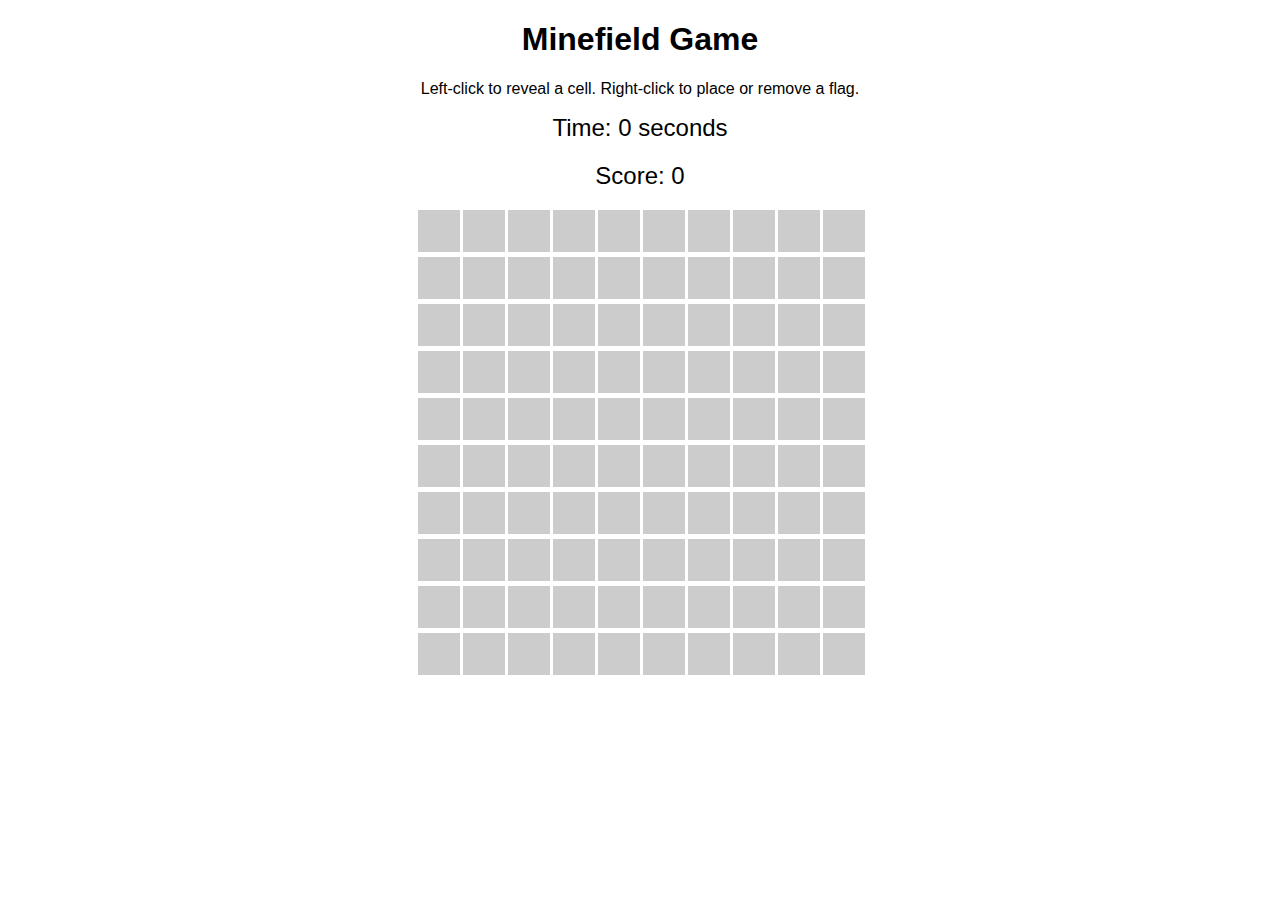
<file: Final Project/HTML/aiwebapp.html>
<!--Create the game minefield-->
<!--To do
    1. Link this page to other HTML pages
    2. Make sure the code works
    3. Keep prompting AI until it gets it right
    
    Instructions from my educator:
    A small web app created in collaboration with AI: 
Be creative. Here are some examples of what other students have done. Keep in mind that the first three are fairly basic. To merit full credit on an app like one of these first three would require you to creatively contribute (either in style or function) to what the AI comes up with to go beyond a basic app.
Riddle generator
Joke generator
Number guessing game
Snake game
Wordle clone
Try to keep the code for this app in a single page (e.g., styles, html, and scripts all on one page).
Y- This page should be accessible via a link from the scratch page.
Rarely will the AI get it right on the first attempt. Feel free to iterate and refine with the AI until it meets your expectations. You are also encouraged to edit the AI solution to be just how you want it.-->

<!DOCTYPE html>
<html lang="en">
<head>
    <meta charset="UTF-8">
    <meta name="viewport" content="width=device-width, initial-scale=1.0">
    <title>Minefield Game</title>
    <style>
        body {
            font-family: Arial, sans-serif;
            text-align: center;
            margin-top: 20px;
        }
        #minefield {
            display: grid;
            grid-template-columns: repeat(10, 40px);
            gap: 5px;
            justify-content: center;
        }
        .cell {
            width: 40px;
            height: 40px;
            border: 1px solid #ccc;
            background-color: #f0f0f0;
            cursor: pointer;
            display: flex;
            justify-content: center;
            align-items: center;
            font-weight: bold;
            user-select: none;
        }
        .cell.mine {
            background-color: red;
        }
        .cell.safe {
            background-color: rgb(0, 81, 255);
        }
        .hidden {
            background-color: #ccc;
        }
        .flag {
            background-color: #fffb00;
            cursor: not-allowed;
        }
        #timer, #score {
            font-size: 24px;
            margin-bottom: 20px;
        }
        #game-over {
            display: none;
            position: fixed;
            top: 50%;
            left: 50%;
            transform: translate(-50%, -50%);
            background-color: white;
            padding: 20px;
            border: 2px solid #ccc;
            box-shadow: 0px 4px 6px rgba(0, 0, 0, 0.2);
            z-index: 1000;
            text-align: center;
        }
        #game-over h2 {
            margin-bottom: 20px;
        }
        #game-over button {
            padding: 10px 20px;
            font-size: 16px;
            cursor: pointer;
        }
    </style>
</head>
<body>
    <h1>Minefield Game</h1>
    <p>Left-click to reveal a cell. Right-click to place or remove a flag.</p>
    <div id="timer">Time: 0 seconds</div>
    <div id="score">Score: 0</div>
    <div id="minefield"></div>
    <div id="game-over">
        <h2>Game Over</h2>
        <p>You hit a mine!</p>
        <button onclick="resetGame()">Reset Game</button>
    </div>
    <script>
        // Game settings
        const rows = 10;
        const cols = 10;
        const minesCount = 20;

        const minefield = document.getElementById("minefield");
        const timerElement = document.getElementById("timer");
        const scoreElement = document.getElementById("score");
        const gameOverBox = document.getElementById("game-over");
        const grid = [];
        const mines = new Set();
        let timeElapsed = 0;
        let timerInterval = null;
        let score = 0;

        // Create the minefield grid
        function initGame() {
            minefield.innerHTML = "";
            grid.length = 0;
            mines.clear();
            timeElapsed = 0;
            score = 0;
            updateScore(0);
            timerElement.textContent = `Time: ${timeElapsed} seconds`;
            gameOverBox.style.display = "none";

            // Generate the grid
            for (let r = 0; r < rows; r++) {
                grid[r] = [];
                for (let c = 0; c < cols; c++) {
                    const cell = document.createElement("div");
                    cell.classList.add("cell", "hidden");
                    cell.dataset.row = r;
                    cell.dataset.col = c;

                    // Left-click to reveal
                    cell.addEventListener("click", () => revealCell(r, c));

                    // Right-click to toggle flag
                    cell.addEventListener("contextmenu", (e) => {
                        e.preventDefault(); // Prevent the context menu
                        toggleFlag(r, c);
                    });

                    minefield.appendChild(cell);
                    grid[r][c] = cell;
                }
            }

            // Place mines randomly
            while (mines.size < minesCount) {
                const randomIndex = Math.floor(Math.random() * rows * cols);
                const row = Math.floor(randomIndex / cols);
                const col = randomIndex % cols;
                mines.add(`${row},${col}`);
            }

            // Start the timer
            startTimer();
        }

        // Update the score
        function updateScore(points) {
            score += points;
            scoreElement.textContent = `Score: ${score}`;
        }

        // Toggle a flag on a cell
        function toggleFlag(row, col) {
            const cell = grid[row][col];
            if (!cell.classList.contains("hidden")) return; // Cannot flag revealed cells

            if (cell.classList.contains("flag")) {
                cell.classList.remove("flag");
                cell.textContent = "";
            } else {
                cell.classList.add("flag");
                cell.textContent = "🚩";
            }
        }

        // Reveal a cell
        function revealCell(row, col) {
            const cell = grid[row][col];
            if (!cell.classList.contains("hidden") || cell.classList.contains("flag")) return; // Ignore flagged or already revealed cells

            cell.classList.remove("hidden");

            if (mines.has(`${row},${col}`)) {
                cell.classList.add("mine");
                stopTimer();
                revealAllMines();
                displayGameOver();
            } else {
                cell.classList.add("safe");
                const adjacentMines = countAdjacentMines(row, col);
                updateScore(10); // +10 points for a safe cell
                if (adjacentMines > 0) {
                    cell.textContent = adjacentMines;
                } else {
                    // Reveal surrounding cells if no adjacent mines
                    revealSurroundingCells(row, col);
                }
            }

            // Check for victory
            if (isVictory()) {
                const bonus = 1000 - timeElapsed; // Bonus points based on time
                updateScore(bonus);
                alert(`Congratulations! You cleared the minefield in ${timeElapsed} seconds with a score of ${score}.`);
                stopTimer();
            }
        }

        // Count adjacent mines
        function countAdjacentMines(row, col) {
            let count = 0;
            for (let dr = -1; dr <= 1; dr++) {
                for (let dc = -1; dc <= 1; dc++) {
                    const nr = row + dr;
                    const nc = col + dc;
                    if (nr >= 0 && nr < rows && nc >= 0 && nc < cols && mines.has(`${nr},${nc}`)) {
                        count++;
                    }
                }
            }
            return count;
        }

        // Reveal surrounding cells
        function revealSurroundingCells(row, col) {
            for (let dr = -1; dr <= 1; dr++) {
                for (let dc = -1; dc <= 1; dc++) {
                    const nr = row + dr;
                    const nc = col + dc;
                    if (nr >= 0 && nr < rows && nc >= 0 && nc < cols) {
                        revealCell(nr, nc);
                    }
                }
            }
        }

        // Reveal all mines
        function revealAllMines() {
            mines.forEach((mine) => {
                const [row, col] = mine.split(",").map(Number);
                const cell = grid[row][col];
                cell.classList.remove("hidden");
                cell.classList.add("mine");
            });
        }

        // Check for victory
        function isVictory() {
            for (let r = 0; r < rows; r++) {
                for (let c = 0; c < cols; c++) {
                    const cell = grid[r][c];
                    if (cell.classList.contains("hidden") && !mines.has(`${r},${c}`)) {
                        return false;
                    }
                }
            }
            return true;
        }

        // Display Game Over box
        function displayGameOver() {
            gameOverBox.style.display = "block";
        }

        // Start the timer
        function startTimer() {
            stopTimer(); // Reset any existing timer
            timerInterval = setInterval(() => {
                timeElapsed++;
                timerElement.textContent = `Time: ${timeElapsed} seconds`;
            }, 1000);
        }

        // Stop the timer
        function stopTimer() {
            if (timerInterval) {
                clearInterval(timerInterval);
                timerInterval = null;
            }
        }

        // Reset the game
        function resetGame() {
            stopTimer();
            initGame();
        }

        // Initialize the game
        initGame();
    </script>
</body>
</html>
</file>
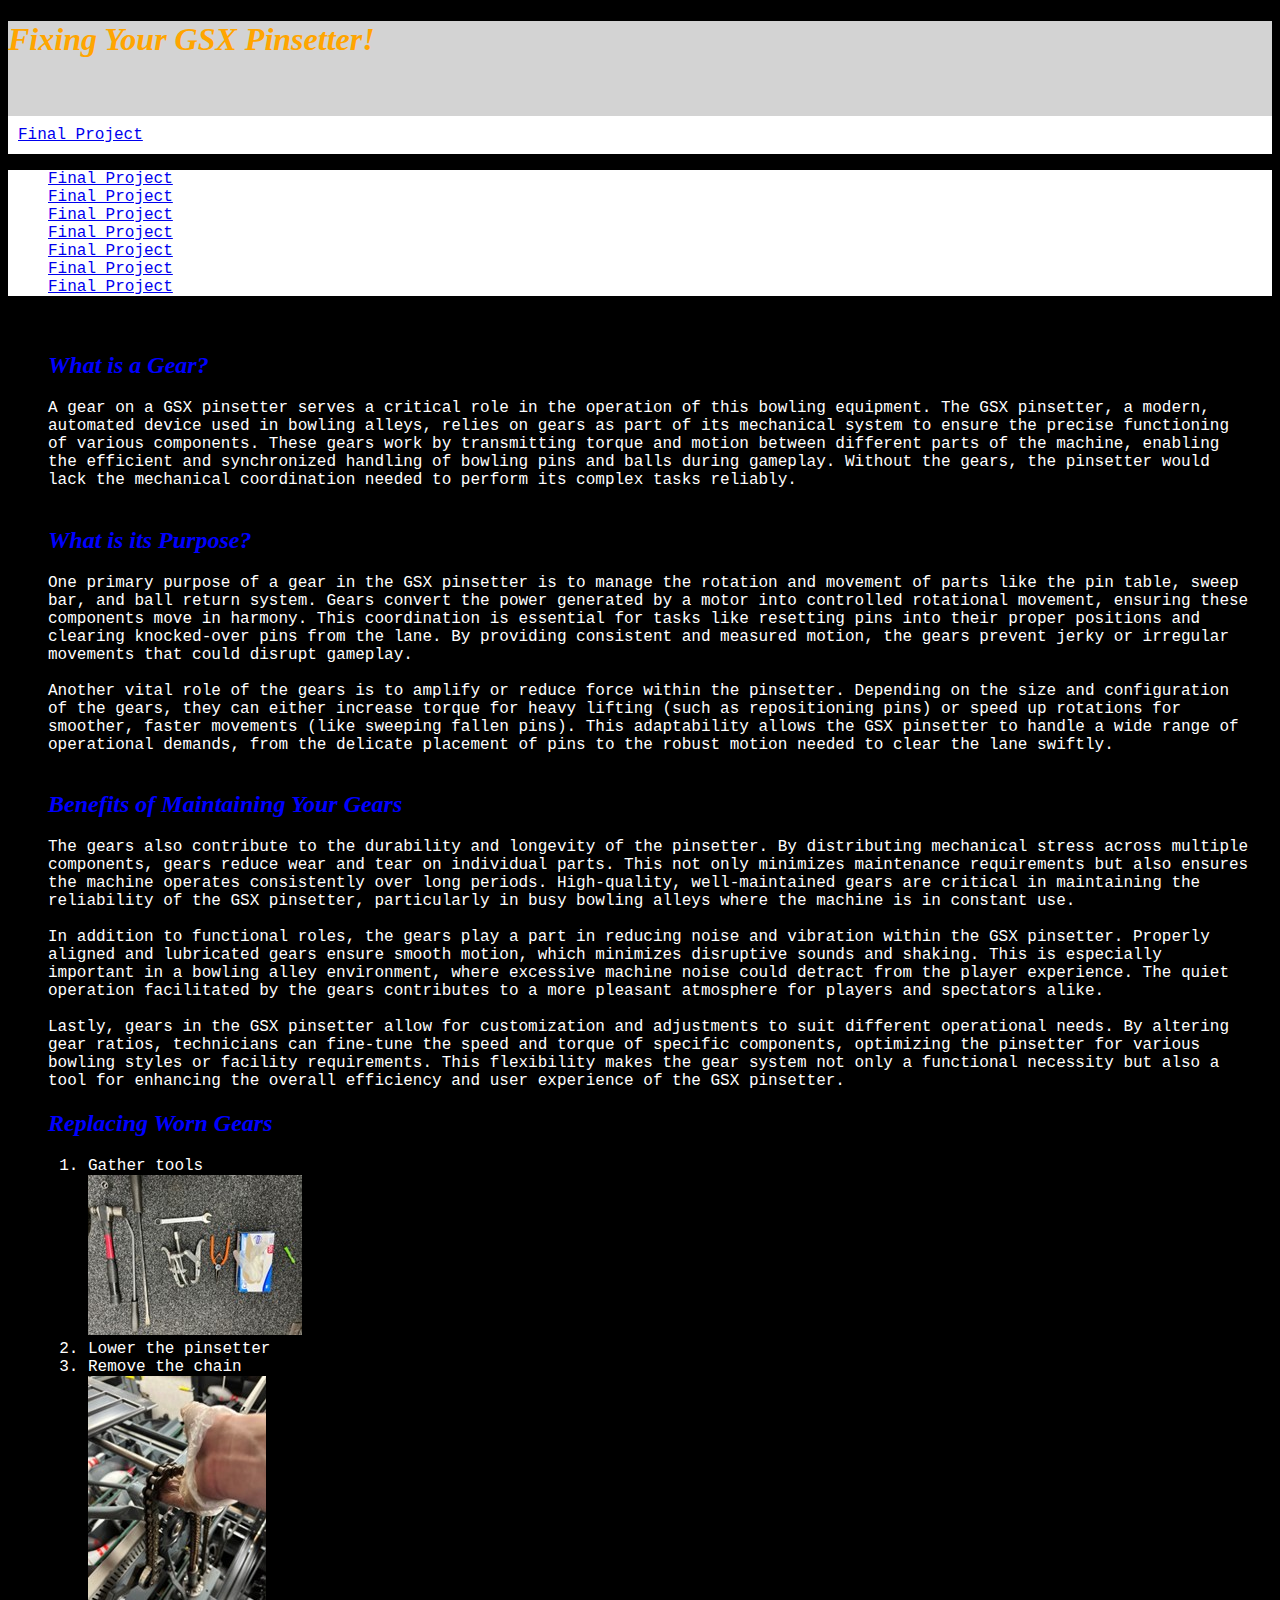
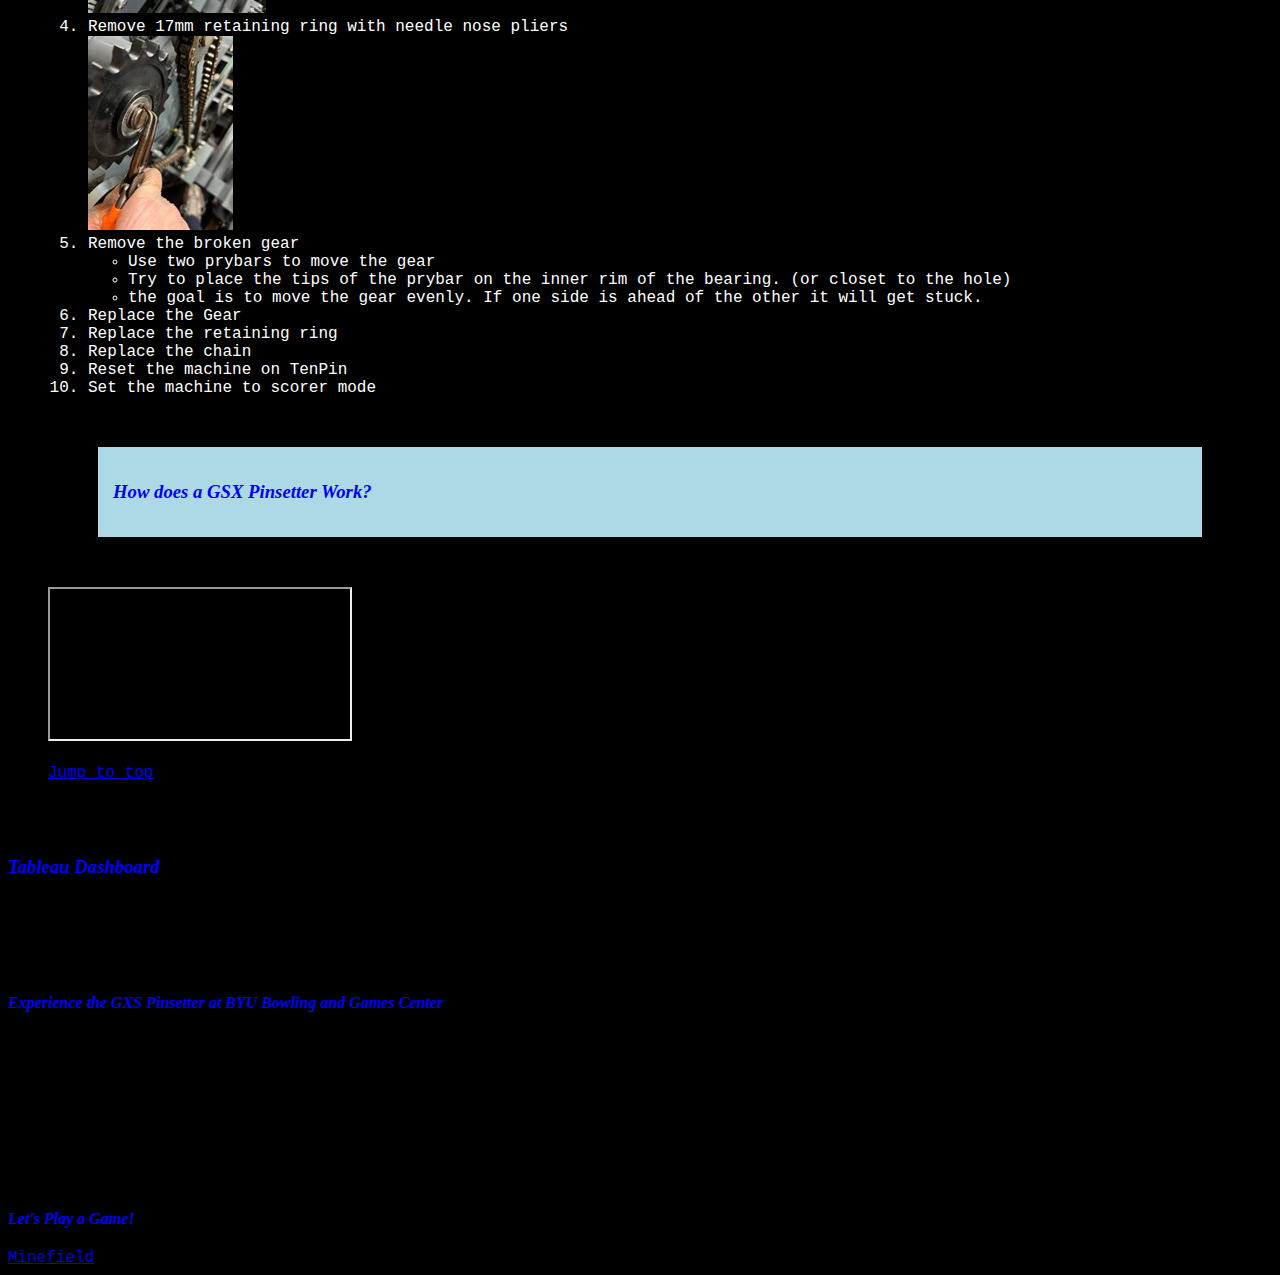
<file: Final Project/HTML/scratch.html>
<!--TO DO
    1. Remove otherpage.html. The goal for this page is that it is the "other page" of the professional looking website. 
    2. Instructions from My Educator
    From-scratch page:
This page must be created from a blank HTML file.
It can be about anything. Pick a hobby, or a passion, or something that fascinates you.
It must include the following as a demonstration of your ability to write HTML and CSS:
        Y- An unordered list embedded in an ordered list (or the other way around)
        Y- At least one image not from the Bootstrap theme (feel free to have many more)
        Y - An embedded YouTube video (we intentionally didn’t teach you this, so you would have to figure it out—good learning experience)
        Y- An on-page anchor
        Y - A custom background color or background image
        Y - You also need to link to (and apply) a stylesheet that you have created from scratch. This stylesheet should include:
        - At least four style definitions (it is possible you will have many more than four styles)
        Y - Styles that specify font color
        Y - Styles that specify font family
        Y - At least three divs for positioning and styling blocks of content in the HTML page
        Y- A live and interactive embedded Tableau graph (not just a picture of one).
            This graph can be about anything. It doesn’t have to be a graph you created, although it certainly can be.
A quick Google search will show you where to find cool Tableau visualizations.
        Y- Navigation back to the professional-looking pages.
Your professional-looking pages do not need to link to the scratch page (but you will submit the url to your scratch page). This way you can use the professional side for whatever you want without worrying someone might find this scratch page… 
If you are a graduate student, you must also include a link on this scratch page to your extra page (see below).

-->

<!DOCTYPE html>
<html lang="en">
<head>
    <meta charset="UTF-8">
    <meta name="viewport" content="width=device-width, initial-scale=1.0">
    <title>Document</title>
<!--Connect to index.html-->
    <link a href="../index.html"</a>
<!--Connect index.html to style css file-->
    <link rel="stylesheet" href="../css/customcss.css">
</head>
    
    <div class="title">
    <body>
        <h1 id="top" style="color:orange">Fixing Your GSX Pinsetter!</h1><br><br>
    </div>
        <!--Table of Contents/Connect index.html to other page.html-->
    <div class="navbar">
    <a href="../index.html">Final Project</a>
    </div>


    
    <div class="sidebar">  
        
        <ul>
         
         <li><a href="../index.html">Final Project</a></li>
         <li><a href="../index.html">Final Project</a></li>
         <li><a href="../index.html">Final Project</a></li>
         <li><a href="../index.html">Final Project</a></li>
         <li><a href="../index.html">Final Project</a></li>
         <li><a href="../index.html">Final Project</a></li>
         <li><a href="../index.html">Final Project</a></li>
        </ul>
    </div>

    <div class ="main-content">
<!--Introductory Paragraph-->
        <h2>What is a Gear?</h2>
    A gear on a GSX pinsetter serves a critical role in the operation of this bowling equipment. The GSX pinsetter, a modern, automated device used in bowling alleys, relies on gears as part of its mechanical system to ensure the precise functioning of various components. These gears work by transmitting torque and motion between different parts of the machine, enabling the efficient and synchronized handling of bowling pins and balls during gameplay. Without the gears, the pinsetter would lack the mechanical coordination needed to perform its complex tasks reliably.
    <br><br>
    <h2>What is its Purpose?</h2>
    One primary purpose of a gear in the GSX pinsetter is to manage the rotation and movement of parts like the pin table, sweep bar, and ball return system. Gears convert the power generated by a motor into controlled rotational movement, ensuring these components move in harmony. This coordination is essential for tasks like resetting pins into their proper positions and clearing knocked-over pins from the lane. By providing consistent and measured motion, the gears prevent jerky or irregular movements that could disrupt gameplay.
    <br><br>
    Another vital role of the gears is to amplify or reduce force within the pinsetter. Depending on the size and configuration of the gears, they can either increase torque for heavy lifting (such as repositioning pins) or speed up rotations for smoother, faster movements (like sweeping fallen pins). This adaptability allows the GSX pinsetter to handle a wide range of operational demands, from the delicate placement of pins to the robust motion needed to clear the lane swiftly.
    <br><br>
    <h2>Benefits of Maintaining Your Gears</h2>
    The gears also contribute to the durability and longevity of the pinsetter. By distributing mechanical stress across multiple components, gears reduce wear and tear on individual parts. This not only minimizes maintenance requirements but also ensures the machine operates consistently over long periods. High-quality, well-maintained gears are critical in maintaining the reliability of the GSX pinsetter, particularly in busy bowling alleys where the machine is in constant use.
    <br><br>
    In addition to functional roles, the gears play a part in reducing noise and vibration within the GSX pinsetter. Properly aligned and lubricated gears ensure smooth motion, which minimizes disruptive sounds and shaking. This is especially important in a bowling alley environment, where excessive machine noise could detract from the player experience. The quiet operation facilitated by the gears contributes to a more pleasant atmosphere for players and spectators alike.
    <br><br>
    Lastly, gears in the GSX pinsetter allow for customization and adjustments to suit different operational needs. By altering gear ratios, technicians can fine-tune the speed and torque of specific components, optimizing the pinsetter for various bowling styles or facility requirements. This flexibility makes the gear system not only a functional necessity but also a tool for enhancing the overall efficiency and user experience of the GSX pinsetter.

  
<!--Steps to replace the gear-->
    <h2>Replacing Worn Gears</h2>
<!--Adding a div-->
    
<ol>
    <li>Gather tools</li>
        <img src="HW Pictures/Tools for removing sprocket.jpg" alt="Tools for removing the gear">
    <li>Lower the pinsetter</li>
    <li>Remove the chain</li>
        <img src="HW Pictures/Removing the chain.jpg" alt="Removing the chain">
    <li>Remove 17mm retaining ring with needle nose pliers</li>
        <img src="HW Pictures/Remove the 17mm Retaining ring.jpg" alt="Removing the 17mm Retaining ring">
    <li>Remove the broken gear<ul>
        <li>Use two prybars to move the gear</li>
        <li>Try to place the tips of the prybar on the inner rim of the bearing. (or closet to the hole)</li>
        <li>the goal is to move the gear evenly. If one side is ahead of the other it will get stuck.</li>
    </ul></li>
    <li>Replace the Gear</li>
    <li>Replace the retaining ring</li>
    <li>Replace the chain</li>
    <li>Reset the machine on TenPin</li>
    <li>Set the machine to scorer mode</li>

</ol>
<!--How does a pinsetter work-->
<div class="box-model">
    <h3>How does a GSX Pinsetter Work?</h3>
</div>
<!--Video-->
    <iframe src="https://www.youtube.com/embed/Iod6uwUGM2E">How does a GSX Pinsetter Work?</iframe>
    <br><br>
<!--Jump to top/End of Page-->
    <a href="#top">Jump to top</a>
</div>

<!--Tableau Dashboard-->
<br><br><h3>Tableau Dashboard</h3>
<div class='tableauPlaceholder' id='viz1733333886481' style='position: relative'><noscript><a href='#'><img alt='Gender&amp;Ethnic disparities in Tech Companies ' src='https:&#47;&#47;public.tableau.com&#47;static&#47;images&#47;Ge&#47;GenderEthnicDisparitiesinTechCompanies&#47;GenderEthnicdisparitiesinTechCompanies&#47;1_rss.png' style='border: none' /></a></noscript><object class='tableauViz'  style='display:none;'><param name='host_url' value='https%3A%2F%2Fpublic.tableau.com%2F' /> <param name='embed_code_version' value='3' /> <param name='site_root' value='' /><param name='name' value='GenderEthnicDisparitiesinTechCompanies&#47;GenderEthnicdisparitiesinTechCompanies' /><param name='tabs' value='no' /><param name='toolbar' value='yes' /><param name='static_image' value='https:&#47;&#47;public.tableau.com&#47;static&#47;images&#47;Ge&#47;GenderEthnicDisparitiesinTechCompanies&#47;GenderEthnicdisparitiesinTechCompanies&#47;1.png' /> <param name='animate_transition' value='yes' /><param name='display_static_image' value='yes' /><param name='display_spinner' value='yes' /><param name='display_overlay' value='yes' /><param name='display_count' value='yes' /><param name='language' value='en-US' /></object></div>                <script type='text/javascript'>                    var divElement = document.getElementById('viz1733333886481');                    var vizElement = divElement.getElementsByTagName('object')[0];                    vizElement.style.width='960px';vizElement.style.height='1227px';                    var scriptElement = document.createElement('script');                    scriptElement.src = 'https://public.tableau.com/javascripts/api/viz_v1.js';                    vizElement.parentNode.insertBefore(scriptElement, vizElement);                </script>
<!--I frame-->
<br><br><h4>Experience the GXS Pinsetter at BYU Bowling and Games Center</h4>
<iframe src="https://bowling.byu.edu/" frameborder="0">BYU Bowling</iframe>

<div class="aiwebapp">
    <h4>Let's Play a Game!</h4>
    <a href="../HTML/aiwebapp.html">Minefield</a>
</div>
</body>

</html>
</file>
<file: Final Project/css/customcss.css>
.title {
    background-color: lightgrey;
  }
.sidebar {
  background-color: white;
}
  body{
    background-color: black;
    color: white;
    font-family: 'Courier New', Courier, monospace;
}
h1, h2, h3, h4, h5, h6{
    color:blue;
    font-family: Georgia, 'Times New Roman', Times, serif;
    font-style: italic;
}

.main-content {
    margin-left:20px;
    padding: 20px;
}


.navbar {
    padding: 10px;
    display: flex;
    color: teal;
    background-color: white;
}

.box-model{
    padding: 15px;
    background-color: lightblue;
    border: 50px;
    margin: 50px;
}

.tableauPlaceholder{
  padding: 20px;
}
</file>
